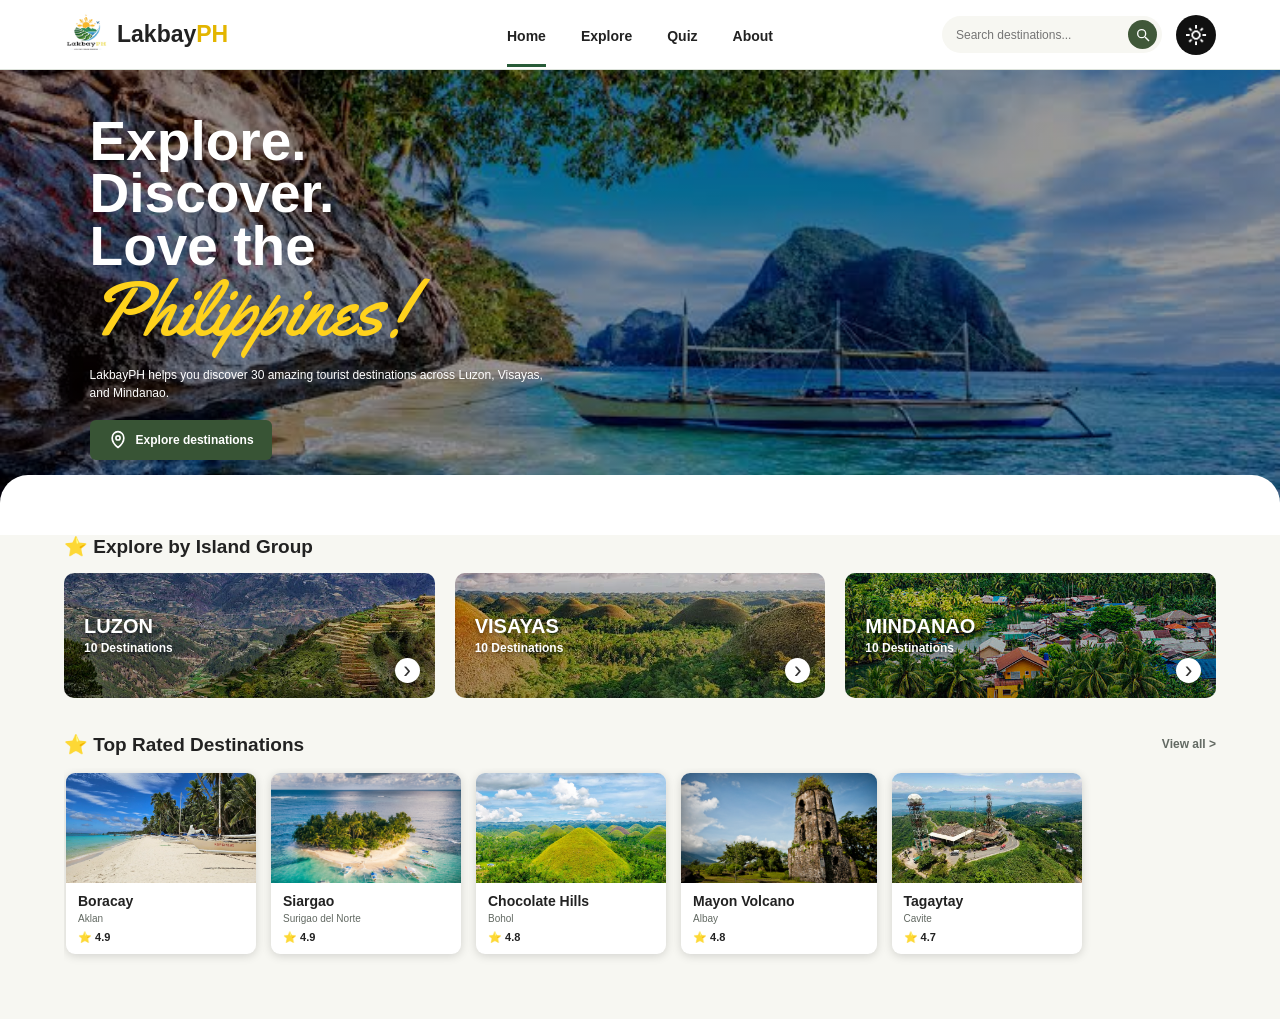
<file: index.html>
<!DOCTYPE html>
<html lang="en">
<head>
    <meta charset="UTF-8">
    <meta name="viewport" content="width=device-width, initial-scale=1.0">

    <title>LakbayPH</title>

    <link rel="stylesheet" href="index.css">
    <link rel="stylesheet" href="skeleton.css">
    <script src="skeleton.js"></script>

    <link rel="preconnect" href="https://fonts.googleapis.com">
    <link rel="preconnect" href="https://fonts.gstatic.com" crossorigin>

    <link href="https://fonts.googleapis.com/css2?family=Yellowtail&display=swap" rel="stylesheet">

    <link rel="icon" type="image/png" href="Logo.png">
<link rel="stylesheet" href="navbar.css"><script src="theme.js"></script></head>

<body>

    <!-- NAVIGATION BAR -->
    <nav class="navbar" aria-label="Main navigation"><a href="index.html" class="brand"><img src="Logo.png" alt="LakbayPH Logo"><div class="logo">Lakbay<span>PH</span></div></a><div class="navlink"><a href="index.html" class="active" aria-current="page">Home</a>
<a href="destination.html">Explore</a>
<a href="Quiz.html">Quiz</a>
<a href="about.html">About</a></div><div class="nav-controls"><form class="searchbar" id="homeSearch" role="search"><input name="search" type="search" aria-label="Search destinations" placeholder="Search destinations..."><button type="submit" class="searchbtn" aria-label="Search"><svg width="16" height="16" viewBox="0 0 24 24" fill="none" stroke="currentColor" stroke-width="2" aria-hidden="true"><circle cx="10" cy="10" r="6"/><path d="m15 15 6 6"/></svg></button></form><button class="theme-toggle" type="button" aria-label="Switch to dark mode"><img src="dark.png" alt="" width="22" height="22"></button></div></nav>


    <!-- HERO SECTION -->
    <section class="hero">

        <div class="herocontent">

            <h1>
                Explore.<br>
                Discover.<br>
                Love the
                <span class="yellowtail-regular">Philippines!</span>
            </h1>

            <p class="subtitle">
                LakbayPH helps you discover 30 amazing tourist
                destinations across Luzon, Visayas, and Mindanao.
            </p>

            <div class="herobtn">

                <a href="destination.html" class="greenbtn">
                    <svg class="icon" viewBox="0 0 24 24" fill="none"
                        xmlns="http://www.w3.org/2000/svg">

                        <path
                            d="M12 21C12 21 19 15.5 19 9.5C19 5.36 15.87 2 12 2C8.13 2 5 5.36 5 9.5C5 15.5 12 21 12 21Z"
                            stroke="currentColor"
                            stroke-width="2"
                            stroke-linejoin="round"
                        />

                        <circle
                            cx="12"
                            cy="9.5"
                            r="2.5"
                            stroke="currentColor"
                            stroke-width="2"
                        />

                    </svg>

                    <span>Explore destinations</span>
                </a>

            </div>

        </div>

    </section>


    <!-- WHITE OVERLAP -->
    <div class="explore"></div>


    <!-- ISLAND GROUPS -->
    <section class="islandsection" id="destinations">

        <div class="sectiontitle">
            <h2>⭐ Explore by Island Group</h2>
        </div>

        <div class="islandgrid">

            <!-- LUZON -->
            <a class="islandcard luzon" href="destination.html?island=Luzon">

                <div class="cardoverlay">

                    <h3>LUZON</h3>

                    <p>10 Destinations</p>

                    <span class="arrow">›</span>

                </div></a>


            <!-- VISAYAS -->
            <a class="islandcard visayas" href="destination.html?island=Visayas">

                <div class="cardoverlay">

                    <h3>VISAYAS</h3>

                    <p>10 Destinations</p>

                    <span class="arrow">›</span>

                </div></a>


            <!-- MINDANAO -->
            <a class="islandcard mindanao" href="destination.html?island=Mindanao">

                <div class="cardoverlay">

                    <h3>MINDANAO</h3>

                    <p>10 Destinations</p>

                    <span class="arrow">›</span>

                </div></a>

        </div>

    </section>


    <!-- TOP RATED DESTINATIONS -->
    <section class="topratedcontainer">

        <div class="containerheader">

            <h2>⭐ Top Rated Destinations</h2>

            <a href="destination.html">View all &gt;</a>

        </div>


        <div class="topratedscard">

            <!-- BORACAY -->
            <a class="cards" href="destination-detail.html?id=boracay">

                <img src="ILS/Visayas/Boracay/Boracay1.webp" alt="Boracay" loading="lazy">

                <div class="pad">

                    <h3>Boracay</h3>

                    <p class="location">Aklan</p>

                    <p class="rating">⭐ 4.9</p>

                </div>

            </a>


            <!-- SIARGAO -->
            <a class="cards" href="destination-detail.html?id=siargao">

                <img src="ILS/Mindanao/Siargao/guyam-island-siargao-travel-guide-1-1.png" alt="Siargao" loading="lazy">

                <div class="pad">

                    <h3>Siargao</h3>

                    <p class="location">Surigao del Norte</p>

                    <p class="rating">⭐ 4.9</p>

                </div>

            </a>


            <!-- CHOCOLATE HILLS -->
            <a class="cards" href="destination-detail.html?id=chocolate-hills">

                <img src="ILS/Visayas/Chocolate Hills Bohol/Chocolate Hills1.webp" alt="Chocolate Hills" loading="lazy">

                <div class="pad">

                    <h3>Chocolate Hills</h3>

                    <p class="location">Bohol</p>

                    <p class="rating">⭐ 4.8</p>

                </div>

            </a>


            <!-- MAYON -->
            <a class="cards" href="destination-detail.html?id=mayon-volcano">

                <img src="ILS/Luzon/Mayon Volcano Albay/Cagsawa Ruins1.jpg" alt="Mayon Volcano" loading="lazy">

                <div class="pad">

                    <h3>Mayon Volcano</h3>

                    <p class="location">Albay</p>

                    <p class="rating">⭐ 4.8</p>

                </div>

            </a>


            <!-- TAGAYTAY -->
            <a class="cards" href="destination-detail.html?id=tagaytay">

                <img src="ILS/Luzon/Tagaytay/Tagaytay1.jpg" alt="Tagaytay" loading="lazy">

                <div class="pad">

                    <h3>Tagaytay</h3>

                    <p class="location">Cavite</p>

                    <p class="rating">⭐ 4.7</p>

                </div>

            </a>

        </div>

    </section>

<script src="index.js"></script></body>
</html>
</file>
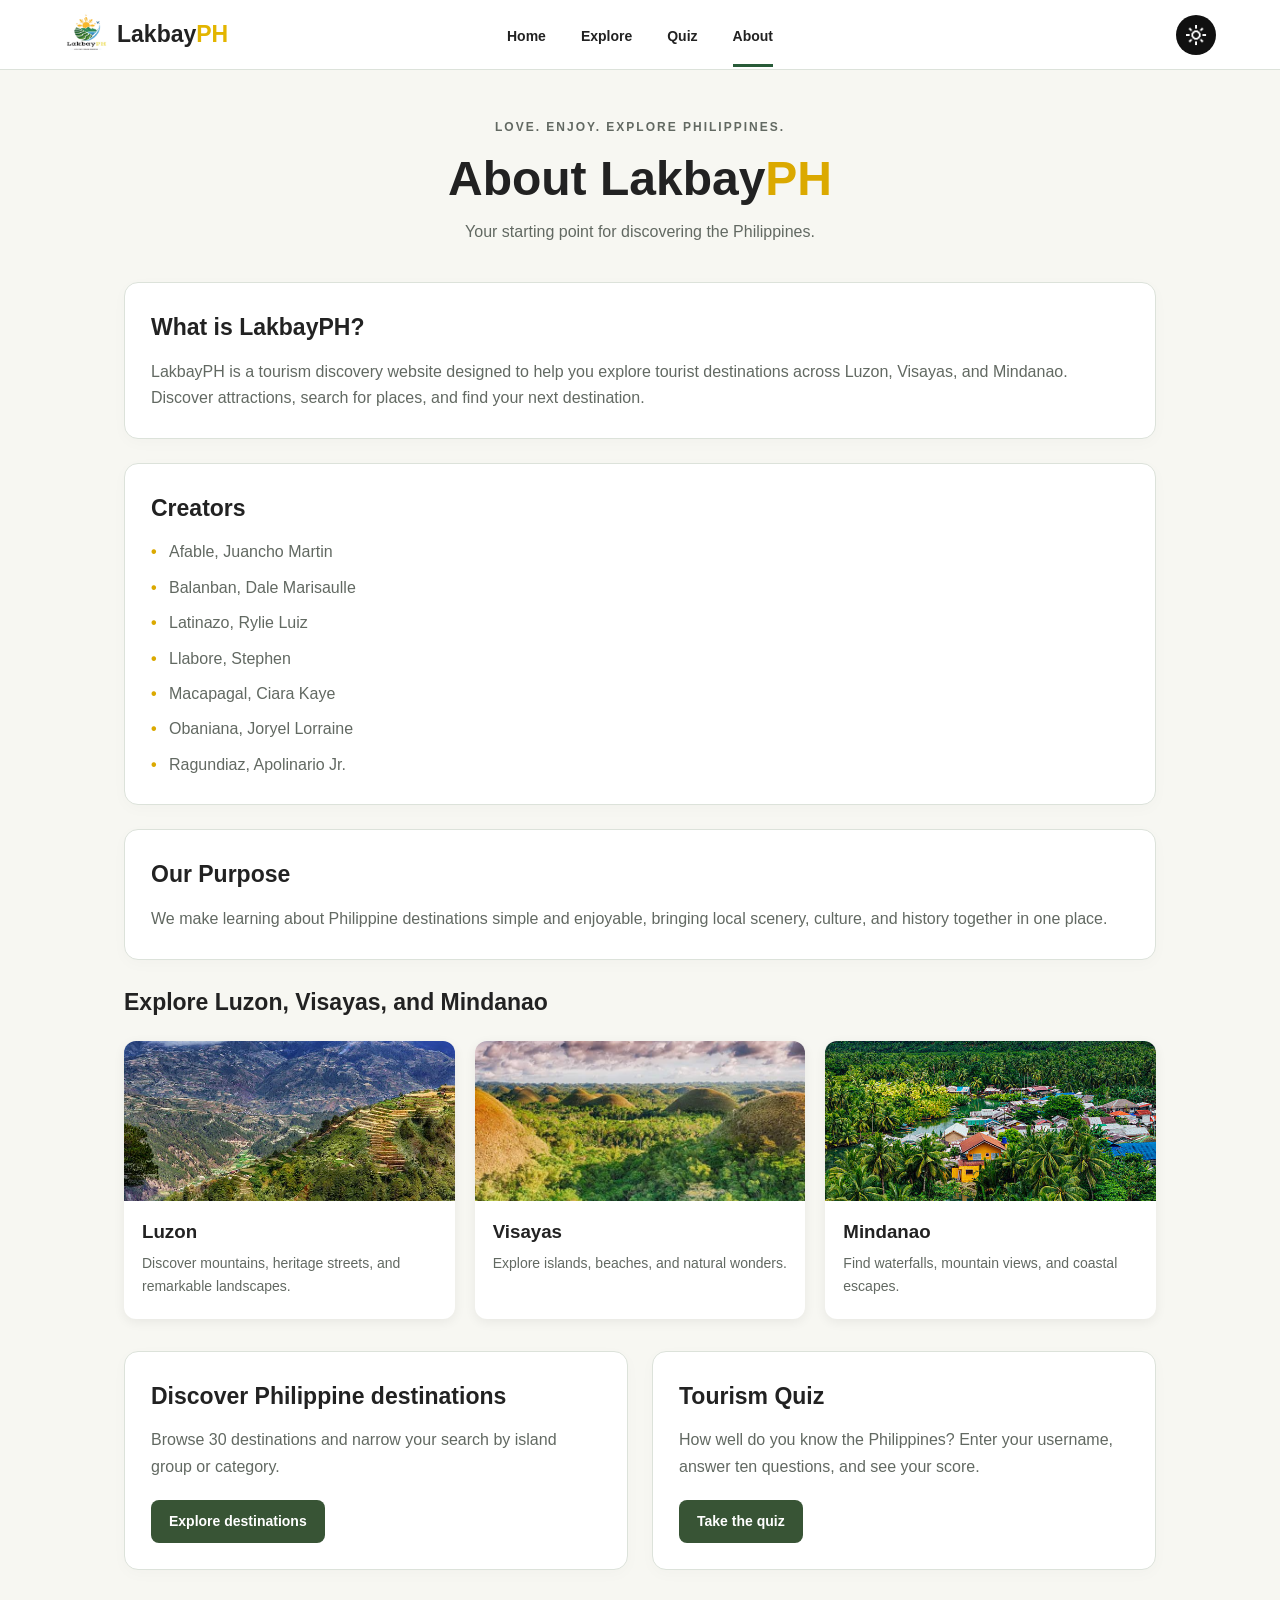
<file: about.html>
<!DOCTYPE html>
<html lang="en">

<head>
  <meta charset="UTF-8">
  <meta name="viewport" content="width=device-width, initial-scale=1.0">
  <title>LakbayPH | About</title>
  <link rel="icon" type="image/png" href="Logo.png">
  <link rel="stylesheet" href="about.css">
  <link rel="stylesheet" href="skeleton.css">
  <script src="skeleton.js"></script>
  <link rel="stylesheet" href="navbar.css">
  <script src="theme.js"></script>
</head>

<body>
  <nav class="navbar" aria-label="Main navigation"><a href="index.html" class="brand"><img src="Logo.png"
        alt="LakbayPH Logo">
      <div class="logo">Lakbay<span>PH</span></div>
    </a>
    <div class="navlink"><a href="index.html">Home</a>
      <a href="destination.html">Explore</a>
      <a href="Quiz.html">Quiz</a>
      <a href="about.html" class="active" aria-current="page">About</a>
    </div>
    <div class="nav-controls"><button class="theme-toggle" type="button" aria-label="Switch to dark mode"><img
          src="dark.png" alt="" width="22" height="22"></button></div>
  </nav>
  <main class="about-content">
    <header class="about-intro">
      <p class="eyebrow">LOVE. ENJOY. EXPLORE PHILIPPINES.</p>
      <h1>About Lakbay<span>PH</span></h1>
      <p>Your starting point for discovering the Philippines.</p>
    </header>
    <section class="about-panel">
      <h2>What is LakbayPH?</h2>
      <p>LakbayPH is a tourism discovery website designed to help you explore tourist destinations across Luzon,
        Visayas, and Mindanao. Discover attractions, search for places, and find your next destination.</p>
    </section>
    <section class="about-panel creators-panel">
      <h2>Creators</h2>
      <ul class="creators-list">
        <li>Afable, Juancho Martin</li>
        <li>Balanban, Dale Marisaulle</li>
        <li>Latinazo, Rylie Luiz</li>
        <li>Llabore, Stephen</li>
        <li>Macapagal, Ciara Kaye</li>
        <li>Obaniana, Joryel Lorraine</li>
        <li>Ragundiaz, Apolinario Jr.</li>
        <!-- Add more creator names below, one <li> per line, in alphabetical order. -->
      </ul>
    </section>
    <section class="about-panel">
      <h2>Our Purpose</h2>
      <p>We make learning about Philippine destinations simple and enjoyable, bringing local scenery, culture, and
        history together in one place.</p>
    </section>
    <section>
      <h2>Explore Luzon, Visayas, and Mindanao</h2>
      <div class="about-islands">
        <a href="destination.html?island=Luzon"><img src="luzon.jpg" alt="Scenery in Luzon" loading="lazy">
          <h3>Luzon</h3>
          <p>Discover mountains, heritage streets, and remarkable landscapes.</p>
        </a>
        <a href="destination.html?island=Visayas"><img src="Visayas.jpg" alt="Scenery in Visayas" loading="lazy">
          <h3>Visayas</h3>
          <p>Explore islands, beaches, and natural wonders.</p>
        </a>
        <a href="destination.html?island=Mindanao"><img src="Mindanao.jpg" alt="Scenery in Mindanao" loading="lazy">
          <h3>Mindanao</h3>
          <p>Find waterfalls, mountain views, and coastal escapes.</p>
        </a>
      </div>
    </section>
    <div class="about-actions">
      <section class="about-panel">
        <h2>Discover Philippine destinations</h2>
        <p>Browse 30 destinations and narrow your search by island group or category.</p><a class="about-button"
          href="destination.html">Explore destinations</a>
      </section>
      <section class="about-panel">
        <h2>Tourism Quiz</h2>
        <p>How well do you know the Philippines? Enter your username, answer ten questions, and see your score.</p><a
          class="about-button" href="Quiz.html">Take the quiz</a>
      </section>
    </div>
  </main>
</body>

</html>
</file>
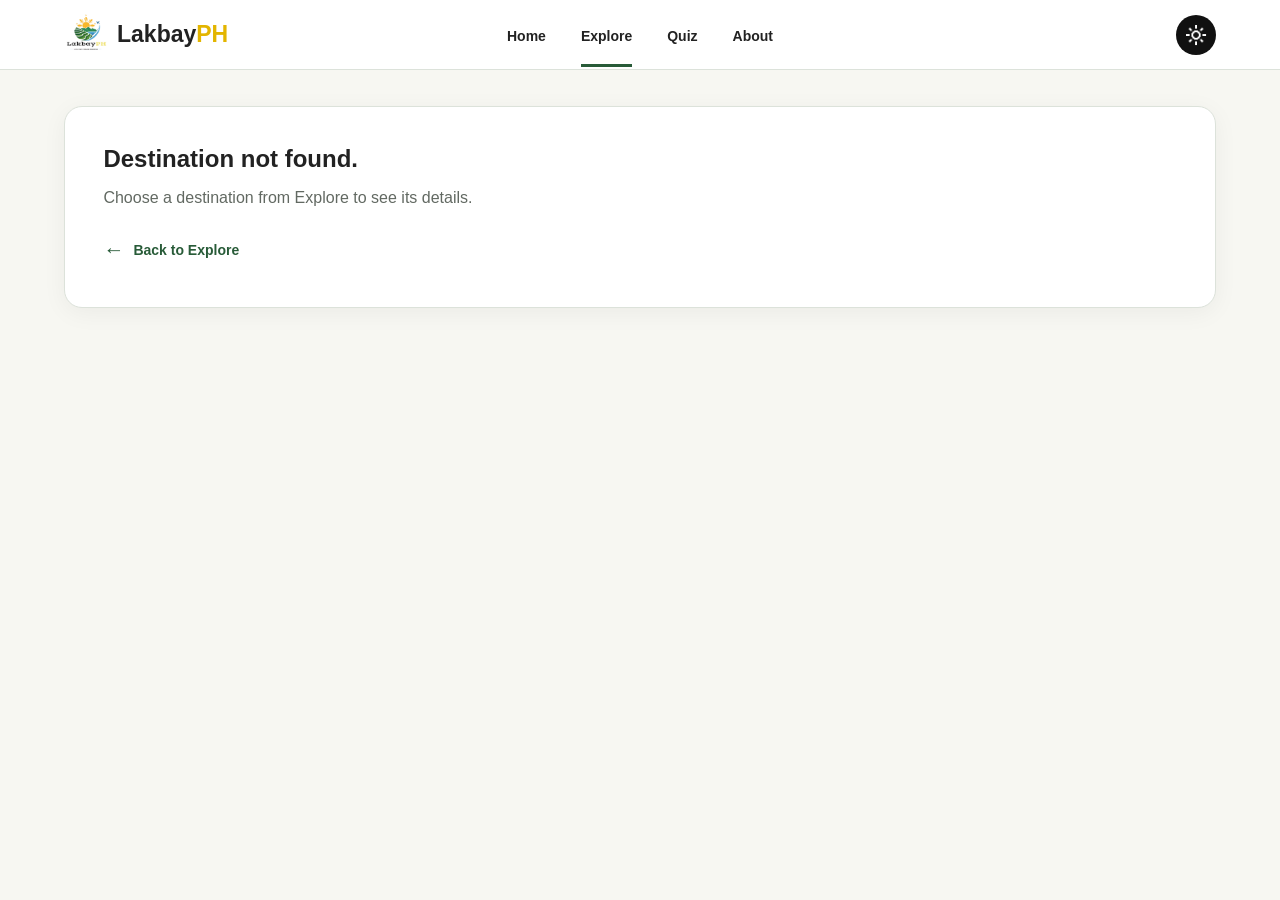
<file: destination-detail.html>
<!DOCTYPE html>
<html lang="en">
<head>
  <meta charset="UTF-8">
  <meta name="viewport" content="width=device-width, initial-scale=1.0">
  <title>Destination Details | LakbayPH</title>
  <link rel="icon" type="image/png" href="Logo.png">
  <link rel="stylesheet" href="destination-detail.css">
  <link rel="stylesheet" href="skeleton.css">
  <script src="skeleton.js"></script>
  <link rel="stylesheet" href="navbar.css">
  <script src="theme.js"></script>
  <script src="destinations.js" defer></script>
  <script src="firebase-config.js" defer></script>
  <script src="destination-detail.js" defer></script>
</head>
<body>
  <nav class="navbar" aria-label="Main navigation"><a href="index.html" class="brand"><img src="Logo.png" alt="LakbayPH Logo"><div class="logo">Lakbay<span>PH</span></div></a><div class="navlink"><a href="index.html">Home</a>
<a href="destination.html" class="active" aria-current="page">Explore</a>
<a href="Quiz.html">Quiz</a>
<a href="about.html">About</a></div><div class="nav-controls"><button class="theme-toggle" type="button" aria-label="Switch to dark mode"><img src="dark.png" alt="" width="22" height="22"></button></div></nav>

  <main class="detail-shell">
    <article class="detail-card" id="destinationDetail" hidden>
      <a class="back-link" data-back-link href="destination.html"><span aria-hidden="true">←</span> Back to Explore</a>
      <div class="detail-top">
        <section class="destination-info" aria-labelledby="destinationName">
          <h1 id="destinationName"></h1>
          <p class="detail-location" id="destinationLocation"></p>
          <span class="island-badge" id="destinationIsland"></span>
          <p class="detail-summary-rating"><span class="gold-star" aria-hidden="true">★</span> <span id="destinationRating"></span></p>
          <p class="review-count" id="destinationReviews"></p>
          <p class="detail-description" id="destinationDescription"></p>
        </section>

        <figure class="destination-photo">
          <img id="destinationImage" alt="" fetchpriority="high">
          <figcaption id="destinationCaption"></figcaption>
        </figure>

        <aside class="rating-panel" aria-labelledby="ratingHeading">
          <h2 id="ratingHeading">User Rating</h2>
          <p class="rating-score" id="ratingScore"></p>
          <div class="rating-stars" id="ratingStars" role="img">
            <span aria-hidden="true">★★★★★</span><span class="rating-stars-filled" id="ratingStarsFilled" aria-hidden="true">★★★★★</span>
          </div>
          <p class="review-count" id="ratingReviews"></p>
          <div class="rating-breakdown" id="ratingBreakdown" aria-label="Rating breakdown" hidden></div>
          <button class="rate-button" id="openRatingModal" type="button"><span aria-hidden="true">★</span> Rate this place</button>
        </aside>
      </div>

      <div class="detail-bottom">
        <section aria-labelledby="attractionsHeading">
          <h2 id="attractionsHeading">Notable Attractions</h2>
          <ul class="attractions-list" id="destinationAttractions"></ul>
        </section>
        <section class="significance-section" aria-labelledby="significanceTitle">
          <h2 id="significanceTitle"></h2>
          <p id="destinationSignificance"></p>
          <a class="destination-source" id="destinationSource" hidden>Learn more about this destination ↗</a>
        </section>
      </div>

      <section class="community-reviews" aria-labelledby="communityReviewsHeading">
        <div class="community-reviews-heading">
          <h2 id="communityReviewsHeading">Community Reviews</h2>
          <p id="communityReviewSummary">No community ratings yet.</p>
        </div>
        <div class="community-review-list" id="communityReviewList">
          <p class="empty-reviews">Be the first to rate this destination.</p>
        </div>
      </section>
    </article>

    <section class="detail-card not-found" id="destinationNotFound" hidden>
      <h1>Destination not found.</h1>
      <p>Choose a destination from Explore to see its details.</p>
      <a class="back-link" data-back-link href="destination.html"><span aria-hidden="true">←</span> Back to Explore</a>
    </section>
    <noscript><p>Enable JavaScript to view destination details, or <a href="destination.html">return to Explore</a>.</p></noscript>
  </main>

  <dialog class="rating-modal" id="ratingModal" aria-labelledby="ratingModalTitle">
    <form class="rating-form" id="ratingForm" novalidate>
      <button class="modal-close" id="closeRatingModal" type="button" aria-label="Close rating window">×</button>

      <section class="rating-step" data-rating-step="1">
        <p class="rating-step-label">Step 1 of 3</p>
        <h2 id="ratingModalTitle">What is your full name?</h2>
        <p class="rating-step-copy">Your name will appear with your public rating.</p>
        <label class="field-label" for="reviewerName">Full name</label>
        <input id="reviewerName" name="fullName" type="text" maxlength="100" autocomplete="name" required placeholder="Enter your full name">
        <p class="rating-form-error" id="nameRatingError" role="alert"></p>
        <div class="rating-modal-actions end"><button class="rating-next-button" type="button" data-next-rating-step>Next</button></div>
      </section>

      <section class="rating-step" data-rating-step="2" hidden>
        <p class="rating-step-label">Step 2 of 3</p>
        <h2>How many stars would you give?</h2>
        <p class="rating-step-copy">Choose a full or half-star rating.</p>
        <div class="interactive-stars" id="interactiveStars" role="radiogroup" aria-label="Choose a rating from half a star to five stars">
          <span class="interactive-stars-base" aria-hidden="true">★★★★★</span>
          <span class="interactive-stars-fill" id="interactiveStarsFill" aria-hidden="true">★★★★★</span>
          <div class="star-hitboxes" id="starHitboxes"></div>
        </div>
        <output class="selected-rating" id="selectedRating" aria-live="polite">Select a rating</output>
        <p class="rating-form-error" id="starRatingError" role="alert"></p>
        <div class="rating-modal-actions"><button class="rating-back-button" type="button" data-previous-rating-step>Back</button><button class="rating-next-button" type="button" data-next-rating-step>Next</button></div>
      </section>

      <section class="rating-step" data-rating-step="3" hidden>
        <p class="rating-step-label">Step 3 of 3</p>
        <h2>Share your experience</h2>
        <p class="rating-step-copy">Your description is optional and will be visible to everyone.</p>
        <label class="field-label" for="reviewDescription">Description <span>(optional)</span></label>
        <textarea id="reviewDescription" name="description" maxlength="500" rows="5" placeholder="What did you enjoy about this destination?"></textarea>
        <div class="description-count"><span id="descriptionCount">0</span>/500</div>
        <p class="rating-form-error" id="ratingSaveError" role="alert"></p>
        <div class="rating-modal-actions"><button class="rating-back-button" type="button" data-previous-rating-step>Back</button><button class="rating-next-button" id="submitRating" type="submit">Done</button></div>
      </section>
    </form>
  </dialog>
</body>
</html>
</file>
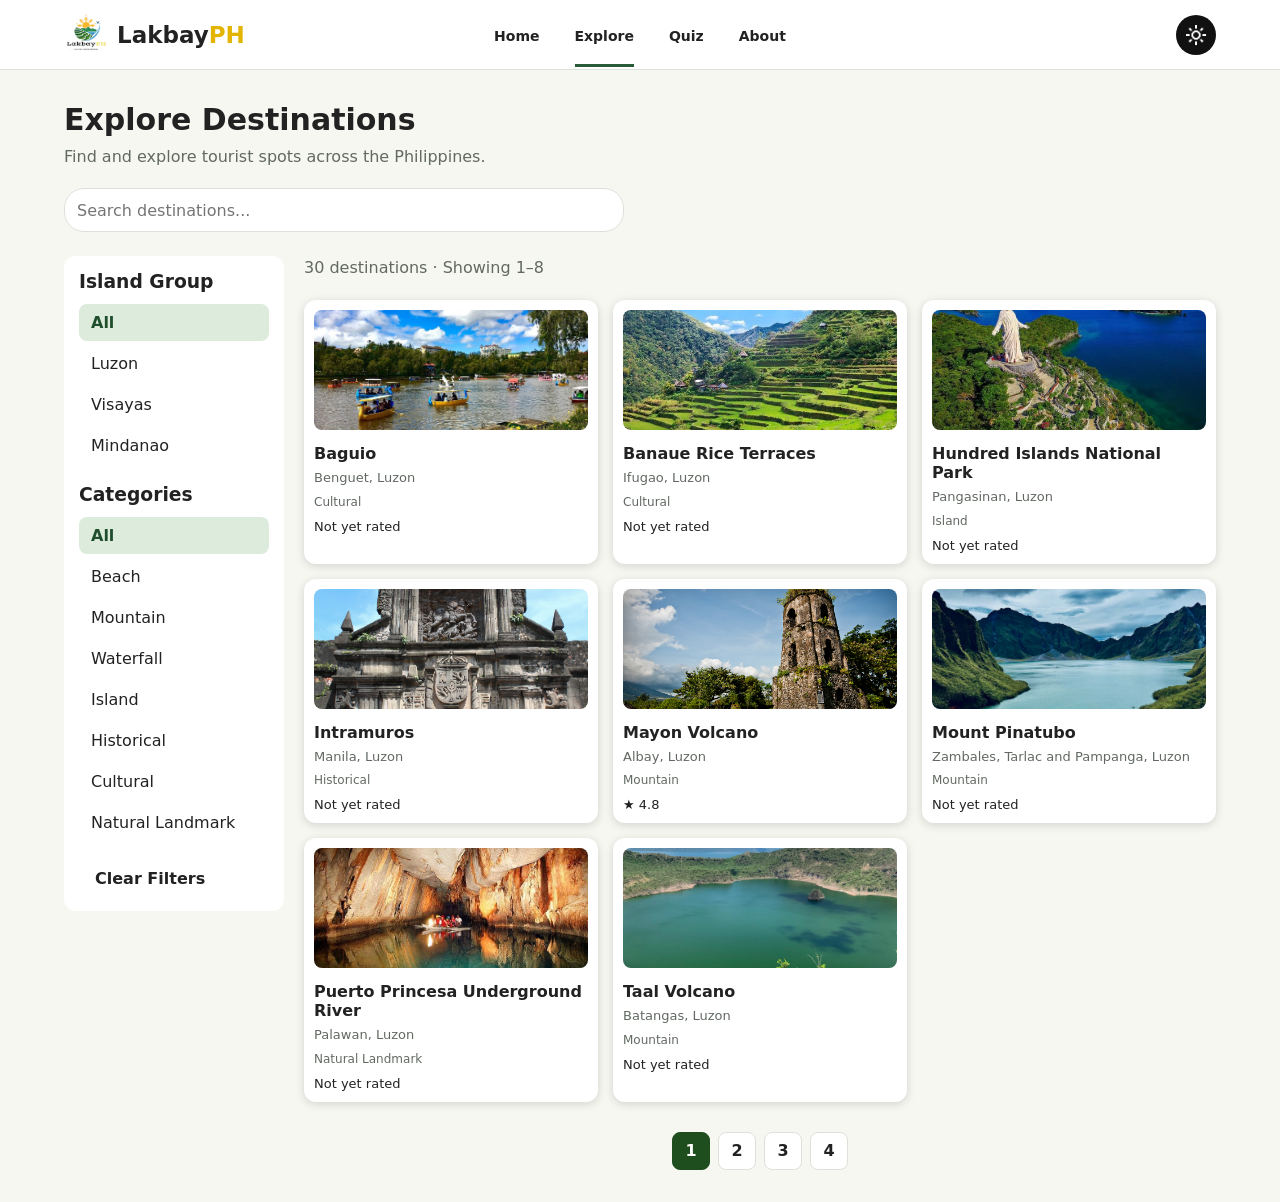
<file: destination.html>
<!DOCTYPE html>
<html lang="en">
    <head>
        <meta charset="UTF-8">
        <meta name="viewport" content="width=device-width, initial-scale=1.0">
        <title>LakbayPH | Destinations</title>
        <link rel="stylesheet" href="destination.css">
        <link rel="stylesheet" href="skeleton.css">
        <script src="skeleton.js"></script>
        <link rel="icon" type="image/png" href="Logo.png">
    <link rel="stylesheet" href="navbar.css"><script src="theme.js"></script></head>
    <body>

        <nav class="navbar" aria-label="Main navigation"><a href="index.html" class="brand"><img src="Logo.png" alt="LakbayPH Logo"><div class="logo">Lakbay<span>PH</span></div></a><div class="navlink"><a href="index.html">Home</a>
<a href="destination.html" class="active" aria-current="page">Explore</a>
<a href="Quiz.html">Quiz</a>
<a href="about.html">About</a></div><div class="nav-controls"><button class="theme-toggle" type="button" aria-label="Switch to dark mode"><img src="dark.png" alt="" width="22" height="22"></button></div></nav>
    <!-- CONTENT GRID -->
        <main class="content">
  <h1>Explore Destinations</h1>
  <p class="intro">Find and explore tourist spots across the Philippines.</p>
  <div class="search-bar" role="search">
    <input id="destinationSearch" type="search" placeholder="Search destinations..." aria-label="Search destinations">
  </div>
  <div class="main-container">
    <aside class="sidebar" aria-label="Destination filters">
      <h3>Island Group</h3><ul class="filter-list" id="islandFilters"></ul>
      <h3>Categories</h3><ul class="filter-list" id="categoryFilters"></ul>
      <button type="button" class="clear-btn" id="clearFilters">Clear Filters</button>
    </aside>
    <section class="results" aria-label="Destinations">
      <p id="resultCount" role="status" aria-live="polite"></p>
      <div class="cards-grid" id="destinationCards"></div>
      <nav class="pages" id="pagination" aria-label="Destination pages"></nav>
    </section>
  </div>
  <noscript>Please enable JavaScript to search and filter the destination catalog.</noscript>
</main>
    <script src="destinations.js"></script><script src="destination.js"></script></body>
</html>
</file>
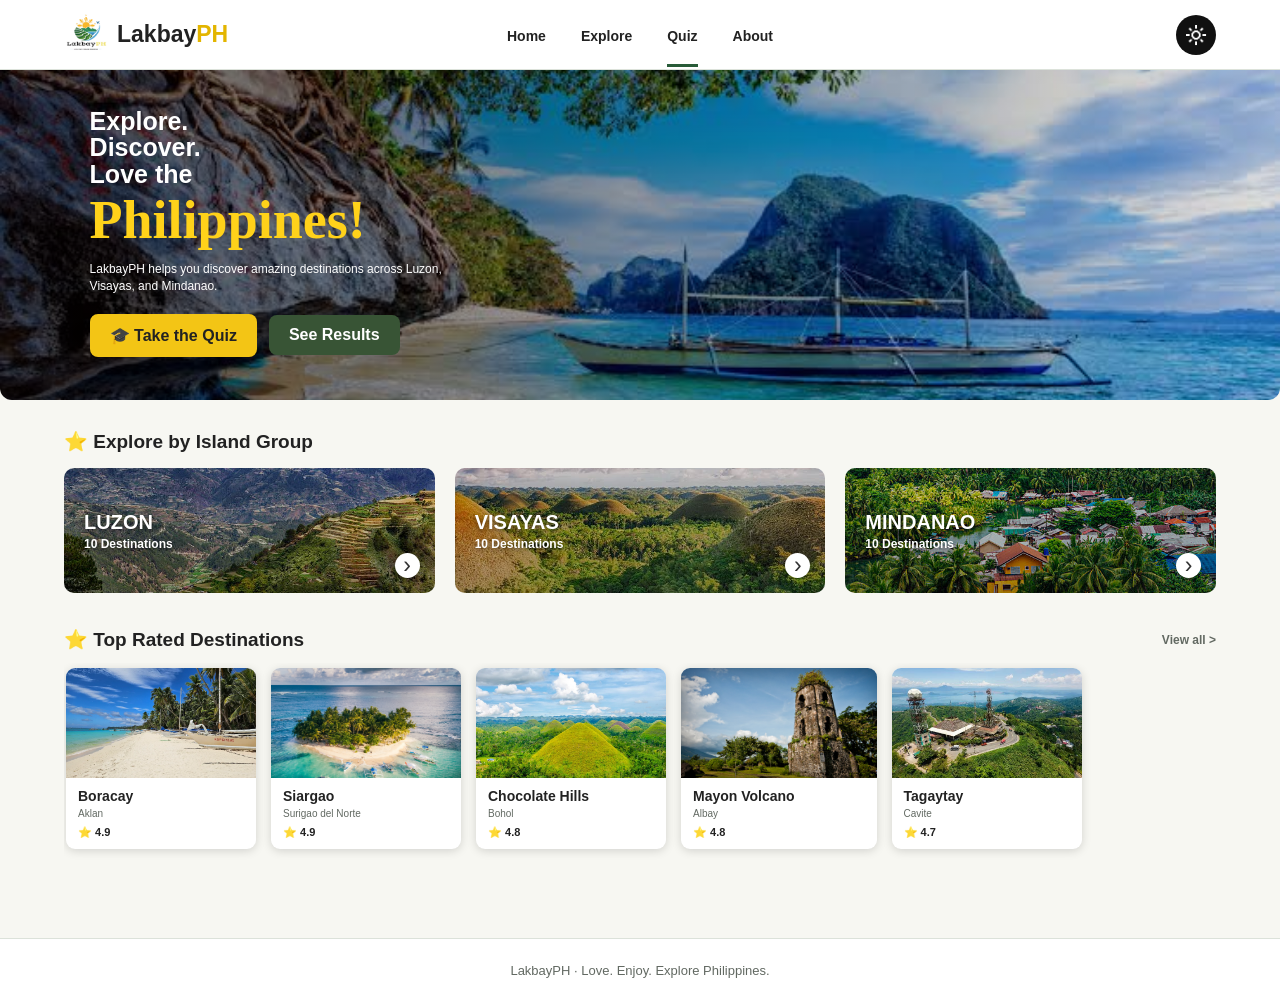
<file: Quiz.html>
<!DOCTYPE html>
<html lang="en">
<head>
  <meta charset="UTF-8">
  <meta name="viewport" content="width=device-width, initial-scale=1.0">
  <title>LakbayPH | Quiz</title>
  <link rel="stylesheet" href="Quiz.css">
  <link rel="stylesheet" href="skeleton.css">
  <script src="skeleton.js"></script>
  <link rel="stylesheet" href="tourism-cards.css">
<link rel="icon" type="image/png" href="Logo.png"><link rel="stylesheet" href="navbar.css"><script src="theme.js"></script></head>
<body>

  <nav class="navbar" aria-label="Main navigation"><a href="index.html" class="brand"><img src="Logo.png" alt="LakbayPH Logo"><div class="logo">Lakbay<span>PH</span></div></a><div class="navlink"><a href="index.html">Home</a>
<a href="destination.html">Explore</a>
<a href="Quiz.html" class="active" aria-current="page">Quiz</a>
<a href="about.html">About</a></div><div class="nav-controls"><button class="theme-toggle" type="button" aria-label="Switch to dark mode"><img src="dark.png" alt="" width="22" height="22"></button></div></nav>

  <!-- Home screen -->
  <main id="homeScreen" class="screen home-screen">
    <section class="hero">
      <div class="hero-overlay">
        <h2>Explore.<br>Discover.<br>Love the</h2>
        <h1>Philippines!</h1>
        <p>LakbayPH helps you discover amazing destinations across Luzon,<br>Visayas, and Mindanao.</p>
        <div class="hero-actions">
          <button type="button" class="primary-btn" id="homeQuizBtn">🎓 Take the Quiz</button>
          <button type="button" class="see-results-btn" id="homeSeeResultsBtn" aria-haspopup="dialog">See Results</button>
        </div>
      </div>
    </section>
  </main>

  <!-- Username screen -->
  <main id="usernameScreen" class="screen centered-screen hidden">
    <div class="welcome-card">
      <div class="lightbulb">💡</div>
      <h1>Welcome, Let's take a quiz</h1>
      <p>Test your knowledge about the beautiful tourist spots of the Philippines!</p>

      <label for="username">Full Name</label>
      <input id="username" type="text" maxlength="100" placeholder="Enter your full name" autocomplete="off" aria-describedby="nameError" required>
      <p id="nameError" class="error" role="alert"></p>

      <button type="button" id="continueBtn" class="primary-btn">Continue →</button>
    </div>
  </main>

  <!-- Lets start screen -->
  <main id="startScreen" class="screen centered-screen hidden">
    <div class="start-card">
      <div class="start-icon">✈️</div>
      <h1>Let's start!</h1>
      <p>Good luck, <strong id="playerName"></strong>!</p>
      <button type="button" id="startQuizBtn" class="primary-btn">Start Quiz →</button>
    </div>
  </main>

  <!-- Quiz screen -->
  <main id="quizScreen" class="screen quiz-screen hidden">
    <section class="quiz-header">
      <div>
        <div class="quiz-title"><span>💡</span> Quiz Time!</div>
        <p>Test your knowledge about the Philippines!</p>
      </div>
      <div class="question-count" id="questionCount">Question 1 of 10</div>
    </section>

    <div class="quiz-layout">
      <section class="quiz-card">
        <div class="question-content">
          <img id="questionImage" alt="Tourist spot">
          <div class="question-area">
            <h2 id="questionText"></h2>
            <div id="answers" class="answers"></div>
          </div>
        </div>

        <div class="quiz-controls">
          <button type="button" id="previousBtn" class="secondary-btn">‹ Previous</button>
          <button type="button" id="nextBtn" class="next-btn">Next Question ›</button>
        </div>
      </section>

      <!-- Score is intentionally hidden during the quiz -->
      <aside id="scorePanel" class="score-panel hidden" aria-labelledby="finalResultTitle" tabindex="-1">
        <div class="trophy">🏆</div>
        <h3 id="finalResultTitle">Quiz Complete!</h3>
        <div class="result-label">Full Name</div>
        <div class="result-full-name" id="finalFullName"></div>
        <div class="result-label">Score</div>
        <div class="final-score" id="finalScore">0 / 10</div>
        <div class="result-percentage" id="finalPercentage">0%</div>
        <p id="scoreMessage"></p>
        <div class="score-stats">
          <div><span>Correct Answers</span><b id="correctAnswers">0</b></div>
          <div><span>Incorrect Answers</span><b id="incorrectAnswers">0</b></div>
          <div><span>Answered</span><b id="answeredQuestions">0 / 10</b></div>
        </div>
        <p class="save-status" id="saveStatus" role="status" aria-live="polite"></p>
        <div class="result-actions">
          <button type="button" id="retakeBtn" class="primary-btn">Take Quiz Again</button>
          <button type="button" class="see-results-btn" id="seeResultsBtn" aria-haspopup="dialog">See Results</button>
        </div>
      </aside>
    </div>
  </main>

  <dialog class="quiz-modal results-modal" id="resultsModal" aria-labelledby="resultsTitle">
    <div class="modal-content">
      <div class="modal-heading"><h2 id="resultsTitle">Quiz Results</h2><button type="button" class="modal-close" data-close-dialog="resultsModal" aria-label="Close quiz results">×</button></div>
      <div class="results-search" id="resultsSearchWrap" hidden>
        <label for="resultsSearch">Search quiz results</label>
        <input type="search" id="resultsSearch" placeholder="Search by name, score, or date" autocomplete="off">
        <p class="results-search-count" id="resultsSearchCount" aria-live="polite"></p>
      </div>
      <p id="resultsStatus" role="status" aria-live="polite">Loading results...</p>
      <div class="results-table-wrap" id="resultsTableWrap" hidden>
        <table class="results-table"><caption class="visually-hidden">Completed quiz attempts, newest first</caption><thead><tr><th scope="col">Full Name</th><th scope="col">Score</th><th scope="col">Percentage</th><th scope="col">Date Completed</th></tr></thead><tbody id="resultsRows"></tbody></table>
      </div>
      <div class="modal-actions"><button type="button" class="secondary-btn" data-close-dialog="resultsModal">Close</button></div>
    </div>
  </dialog>

  <div class="quiz-tourism">
<section class="islandsection" id="destinations">

        <div class="sectiontitle">
            <h2>⭐ Explore by Island Group</h2>
        </div>

        <div class="islandgrid">

            <!-- LUZON -->
            <a class="islandcard luzon" href="destination.html?island=Luzon">

                <div class="cardoverlay">

                    <h3>LUZON</h3>

                    <p>10 Destinations</p>

                    <span class="arrow">›</span>

                </div></a>


            <!-- VISAYAS -->
            <a class="islandcard visayas" href="destination.html?island=Visayas">

                <div class="cardoverlay">

                    <h3>VISAYAS</h3>

                    <p>10 Destinations</p>

                    <span class="arrow">›</span>

                </div></a>


            <!-- MINDANAO -->
            <a class="islandcard mindanao" href="destination.html?island=Mindanao">

                <div class="cardoverlay">

                    <h3>MINDANAO</h3>

                    <p>10 Destinations</p>

                    <span class="arrow">›</span>

                </div></a>

        </div>

    </section>


    <!-- TOP RATED DESTINATIONS -->
    <section class="topratedcontainer">

        <div class="containerheader">

            <h2>⭐ Top Rated Destinations</h2>

            <a href="destination.html">View all &gt;</a>

        </div>


        <div class="topratedscard">

            <!-- BORACAY -->
            <a class="cards" href="destination-detail.html?id=boracay">

                <img src="ILS/Visayas/Boracay/Boracay1.webp" alt="Boracay" loading="lazy">

                <div class="pad">

                    <h3>Boracay</h3>

                    <p class="location">Aklan</p>

                    <p class="rating">⭐ 4.9</p>

                </div>

            </a>


            <!-- SIARGAO -->
            <a class="cards" href="destination-detail.html?id=siargao">

                <img src="ILS/Mindanao/Siargao/guyam-island-siargao-travel-guide-1-1.png" alt="Siargao" loading="lazy">

                <div class="pad">

                    <h3>Siargao</h3>

                    <p class="location">Surigao del Norte</p>

                    <p class="rating">⭐ 4.9</p>

                </div>

            </a>


            <!-- CHOCOLATE HILLS -->
            <a class="cards" href="destination-detail.html?id=chocolate-hills">

                <img src="ILS/Visayas/Chocolate Hills Bohol/Chocolate Hills1.webp" alt="Chocolate Hills" loading="lazy">

                <div class="pad">

                    <h3>Chocolate Hills</h3>

                    <p class="location">Bohol</p>

                    <p class="rating">⭐ 4.8</p>

                </div>

            </a>


            <!-- MAYON -->
            <a class="cards" href="destination-detail.html?id=mayon-volcano">

                <img src="ILS/Luzon/Mayon Volcano Albay/Cagsawa Ruins1.jpg" alt="Mayon Volcano" loading="lazy">

                <div class="pad">

                    <h3>Mayon Volcano</h3>

                    <p class="location">Albay</p>

                    <p class="rating">⭐ 4.8</p>

                </div>

            </a>


            <!-- TAGAYTAY -->
            <a class="cards" href="destination-detail.html?id=tagaytay">

                <img src="ILS/Luzon/Tagaytay/Tagaytay1.jpg" alt="Tagaytay" loading="lazy">

                <div class="pad">

                    <h3>Tagaytay</h3>

                    <p class="location">Cavite</p>

                    <p class="rating">⭐ 4.7</p>

                </div>

            </a>

        </div>

    </section>
</div>
<footer class="site-footer">LakbayPH &middot; Love. Enjoy. Explore Philippines.</footer>

  <script src="destinations.js"></script><script src="firebase-config.js"></script><script src="Quiz.js"></script>
</body>
</html>
</file>
<file: index.css>
@import url("tourism-cards.css");

* {
    margin: 0;
    padding: 0;
    box-sizing: border-box;
}

html {
    scroll-behavior: smooth;
}

body {
    font-family: Arial, Helvetica, sans-serif;
    background: #ffffff;
    color: #222;
}


/* =========================
   NAVIGATION
========================= */

.navbar {
    height: 70px;

    display: flex;
    align-items: center;
    justify-content: space-between;

    padding: 0 5%;

    background: white;

    position: relative;
    z-index: 10;
}


/* LOGO */

.brand {
    display: flex;
    align-items: center;
    gap: 8px;
}

.brand img {
    width: 45px;
    height: 45px;
    object-fit: contain;
}

.logo {
    font-size: 23px;
    font-weight: 800;
    color: #222;
}

.logo span {
    color: #e3b500;
}


/* NAV LINKS */

.navlink {
    display: flex;
    align-items: center;
    gap: 35px;
}

.navlink a {
    text-decoration: none;

    color: #222;

    font-size: 14px;
    font-weight: 600;

    padding: 25px 0 20px;

    transition: 0.2s;
}

.navlink a:hover {
    color: #e0b500;
}

.navlink a.active {
    border-bottom: 3px solid #222;
}


/* SEARCH */

.searchbar {
    display: flex;
    align-items: center;

    width: 220px;

    background: #f5f5f5;

    border-radius: 20px;

    padding: 4px 5px 4px 14px;
}

.searchbar input {
    width: 100%;

    border: none;
    outline: none;

    background: transparent;

    font-size: 12px;
}

.searchbtn {
    width: 29px;
    height: 29px;

    border: none;
    border-radius: 50%;

    background: #55543c;

    color: white;

    cursor: pointer;
}


/* =========================
   HERO
========================= */

.hero {
    min-height: 370px;

    display: flex;
    align-items: center;

    padding: 45px 7%;

    color: white;

    background:
        linear-gradient(
            rgba(0, 0, 0, 0.40),
            rgba(0, 0, 0, 0.40)
        ),
        url("home.jpg");

    background-size: cover;
    background-position: center;
}

.herocontent {
    max-width: 600px;
}


/* HERO TITLE */

.herocontent h1 {
    font-size: 55px;
    line-height: 0.95;

    font-weight: 800;

    margin-bottom: 18px;
}

.yellowtail-regular {
    display: block;

    color: #ffd21c;

    font-family: "Yellowtail", cursive;

    font-size: 76px;

    font-weight: 400;

    line-height: 1;
}


/* HERO TEXT */

.subtitle {
    max-width: 470px;

    font-size: 12px;

    line-height: 1.5;

    margin-bottom: 18px;
}


/* HERO BUTTONS */

.herobtn {
    display: flex;

    align-items: center;

    gap: 12px;
}

.greenbtn,
.btnoutline {
    display: flex;

    align-items: center;

    gap: 8px;

    padding: 10px 18px;

    border-radius: 6px;

    text-decoration: none;

    font-size: 12px;

    font-weight: 700;

    transition: 0.2s;
}

.greenbtn {
    background: #55543c;

    color: white;
}

.btnoutline {
    background: white;

    color: #333;
}

.greenbtn:hover {
    background: #3f3e2c;
}

.btnoutline:hover {
    background: #eeeeee;
}

.icon {
    width: 20px;
    height: 20px;
}


/* =========================
   WHITE OVERLAP
========================= */

.explore {
    height: 60px;

    margin-top: -30px;

    position: relative;
    z-index: 2;

    background: white;

    border-radius: 28px 28px 0 0;
}


/* =========================
   ISLAND SECTION
========================= */

/* =========================
   RESPONSIVE
========================= */

@media (max-width: 900px) {

    .navbar {
        padding: 0 3%;
    }

    .navlink {
        gap: 18px;
    }

    .searchbar {
        width: 170px;
    }

    .hero {
        padding: 40px 5%;
    }

    .herocontent h1 {
        font-size: 48px;
    }

    .yellowtail-regular {
        font-size: 65px;
    }
}


@media (max-width: 700px) {

    .navbar {
        height: auto;

        padding: 12px 5%;

        flex-wrap: wrap;

        gap: 12px;
    }

    .navlink {
        order: 3;

        width: 100%;

        justify-content: center;

        gap: 25px;
    }

    .navlink a {
        padding: 8px 0;
    }

    .searchbar {
        width: 180px;
    }

    .hero {
        min-height: 430px;

        padding: 45px 7%;
    }

    .herocontent h1 {
        font-size: 43px;
    }

    .yellowtail-regular {
        font-size: 58px;
    }

    .herobtn {
        flex-direction: column;

        align-items: flex-start;
    }
}


@media (max-width: 450px) {

    .brand .logo {
        font-size: 20px;
    }

    .brand img {
        width: 38px;
        height: 38px;
    }

    .searchbar {
        width: 145px;
    }

    .hero {
        min-height: 450px;
    }

    .herocontent h1 {
        font-size: 38px;
    }

    .yellowtail-regular {
        font-size: 50px;
    }
}
</file>
<file: skeleton.css>
:root {
  --skeleton-bg: #f7f7f2;
  --skeleton-surface: #ffffff;
  --skeleton-base: #e4e7e1;
  --skeleton-shine: #f4f5f2;
  --skeleton-border: #dce2da;
}

[data-theme="dark"] {
  --skeleton-bg: #111713;
  --skeleton-surface: #19221b;
  --skeleton-base: #2c372f;
  --skeleton-shine: #3a473d;
  --skeleton-border: #364239;
}

html.skeleton-loading,
html.skeleton-loading body { overflow: hidden; }
html.skeleton-loading body > :not(.skeleton-loader) { visibility: hidden; }

.skeleton-loader {
  position: fixed;
  inset: 0;
  z-index: 10000;
  overflow: auto;
  background: var(--skeleton-bg);
  color: transparent;
  opacity: 1;
  transition: opacity .22s ease;
}
.skeleton-loader.is-leaving { opacity: 0; pointer-events: none; }
.skeleton-wrap { width: min(100%, 1500px); margin: 0 auto; }
.skeleton-nav {
  height: 70px;
  padding: 0 5%;
  display: grid;
  grid-template-columns: 1fr auto 1fr;
  align-items: center;
  gap: 24px;
  background: var(--skeleton-surface);
  border-bottom: 1px solid var(--skeleton-border);
}
.skeleton-brand, .skeleton-links, .skeleton-controls, .skeleton-row { display: flex; align-items: center; }
.skeleton-brand { gap: 9px; }
.skeleton-links { gap: 28px; justify-content: center; }
.skeleton-controls { gap: 12px; justify-content: flex-end; }
.sk {
  display: block;
  background: linear-gradient(90deg, var(--skeleton-base) 25%, var(--skeleton-shine) 45%, var(--skeleton-base) 65%);
  background-size: 300% 100%;
  animation: skeleton-shimmer 1.35s ease-in-out infinite;
}
.sk-circle { border-radius: 50%; }
.sk-round { border-radius: 10px; }
.sk-pill { border-radius: 999px; }
.sk-logo { width: 44px; height: 44px; }
.sk-brand-name { width: 120px; height: 22px; }
.sk-nav-link { width: 55px; height: 12px; }
.sk-theme { width: 40px; height: 40px; }
.sk-search { width: 210px; height: 36px; }
.skeleton-main { padding: 34px 5% 60px; }
.sk-line { height: 13px; margin-bottom: 12px; }
.sk-title { height: 30px; width: min(330px, 75%); margin-bottom: 14px; }
.sk-subtitle { width: min(480px, 90%); }
.sk-section-title { width: 230px; height: 20px; margin-bottom: 16px; }
.skeleton-section { margin-top: 30px; }
.skeleton-grid { display: grid; gap: 18px; }
.skeleton-grid.three { grid-template-columns: repeat(3, 1fr); }
.skeleton-grid.four { grid-template-columns: repeat(4, 1fr); }
.skeleton-grid.five { grid-template-columns: repeat(5, minmax(150px, 1fr)); }
.sk-card { min-height: 126px; border-radius: 11px; }
.sk-destination-card { min-width: 0; background: var(--skeleton-surface); border: 1px solid var(--skeleton-border); border-radius: 11px; padding: 10px; }
.sk-card-image { width: 100%; height: 120px; border-radius: 8px; margin-bottom: 12px; }
.sk-card-text { width: 70%; height: 13px; margin-bottom: 9px; }
.sk-card-text.short { width: 45%; height: 10px; }

.skeleton-hero { min-height: 370px; padding: 50px 7%; display: flex; align-items: center; }
.skeleton-hero-copy { width: min(520px, 100%); }
.skeleton-hero .sk-title { width: 330px; height: 48px; margin-bottom: 12px; }
.skeleton-hero .sk-title.short { width: 260px; }
.skeleton-hero .sk-line { width: 440px; max-width: 90%; }
.sk-button { width: 170px; height: 40px; margin-top: 22px; border-radius: 7px; }

.skeleton-catalog-head { margin-bottom: 24px; }
.sk-page-search { width: min(560px, 100%); height: 44px; margin-top: 22px; }
.skeleton-catalog-layout { display: grid; grid-template-columns: 220px 1fr; gap: 20px; align-items: start; }
.skeleton-sidebar { height: 390px; padding: 16px; border-radius: 12px; background: var(--skeleton-surface); }
.skeleton-sidebar .sk-line { width: 82%; margin-bottom: 17px; }
.skeleton-results .sk-line { width: 180px; }

.skeleton-about-head { text-align: center; display: grid; justify-items: center; margin-bottom: 34px; }
.skeleton-about-head .sk-line { width: min(440px, 85%); }
.skeleton-panel { height: 130px; padding: 25px; border-radius: 14px; background: var(--skeleton-surface); border: 1px solid var(--skeleton-border); margin-bottom: 24px; }
.skeleton-panel .sk-line { width: 75%; }
.skeleton-panel .sk-line.short { width: 35%; height: 20px; }

.skeleton-detail-card { padding: 38px; border-radius: 18px; background: var(--skeleton-surface); border: 1px solid var(--skeleton-border); }
.skeleton-detail-top { display: grid; grid-template-columns: 1fr 1.65fr .75fr; gap: 30px; margin-top: 30px; }
.skeleton-detail-image { aspect-ratio: 4 / 3; min-height: 310px; border-radius: 12px; }
.skeleton-rating { border-left: 1px solid var(--skeleton-border); padding-left: 22px; }
.skeleton-rating .sk-line { width: 85%; }
.skeleton-detail-bottom { display: grid; grid-template-columns: 1fr 2.4fr; gap: 30px; border-top: 1px solid var(--skeleton-border); margin-top: 34px; padding-top: 30px; }

@keyframes skeleton-shimmer { from { background-position: 100% 0; } to { background-position: -100% 0; } }

@media (max-width: 900px) {
  .skeleton-grid.five { grid-template-columns: repeat(3, 1fr); }
  .skeleton-grid.four { grid-template-columns: repeat(2, 1fr); }
  .skeleton-detail-top { grid-template-columns: 1fr 1.4fr; }
  .skeleton-rating { grid-column: 1 / -1; border-left: 0; border-top: 1px solid var(--skeleton-border); padding: 24px 0 0; }
}
@media (max-width: 700px) {
  .skeleton-nav { height: 114px; grid-template-columns: 1fr auto; padding: 10px 5%; }
  .skeleton-links { grid-column: 1 / -1; grid-row: 2; gap: 20px; }
  .skeleton-controls { grid-column: 2; grid-row: 1; }
  .sk-search { display: none; }
  .skeleton-main { padding: 25px 5% 42px; }
  .skeleton-hero { min-height: 430px; padding: 45px 7%; }
  .skeleton-grid.three, .skeleton-grid.four { grid-template-columns: 1fr; }
  .skeleton-grid.five { display: flex; overflow: hidden; }
  .skeleton-grid.five .sk-destination-card { flex: 0 0 190px; }
  .skeleton-catalog-layout { grid-template-columns: 1fr; }
  .skeleton-sidebar { height: 235px; }
  .skeleton-detail-top, .skeleton-detail-bottom { grid-template-columns: 1fr; }
  .skeleton-detail-image { min-height: 0; }
  .skeleton-rating { grid-column: auto; }
  .skeleton-detail-card { padding: 22px; }
}
@media (prefers-reduced-motion: reduce) {
  .sk { animation: none; }
  .skeleton-loader { transition: none; }
}
</file>
<file: navbar.css>
:root {
  color-scheme: light;
  --bg: #f7f7f2; --surface: #fff; --text: #222; --muted: #626962;
  --border: #dce2da; --primary: #285b38; --selected: #dcebdc; --selected-text: #204e2c;
}
[data-theme="dark"] {
  color-scheme: dark;
  --bg: #111713; --surface: #19221b; --text: #f5f5f0; --muted: #b7beb8;
  --border: #364239; --primary: #8bcea0; --selected: #2d4833; --selected-text: #d3f3dc;
}
body { padding: 0; background: var(--bg); color: var(--text); font-family: Arial, Helvetica, sans-serif; }
body, .navbar, input, button, .card, .cards, .sidebar, .score-panel {
  transition: background-color .2s ease, color .2s ease, border-color .2s ease;
}
button, input { font: inherit; }
button, a { -webkit-tap-highlight-color: transparent; }
a:focus-visible, button:focus-visible, input:focus-visible { outline: 3px solid #d7a900; outline-offset: 4px; }
.navbar {
  min-height: 70px; height: auto; padding: 0 5%; display: grid;
  grid-template-columns: 1fr auto 1fr; align-items: center; gap: 24px;
  background: var(--surface); border-bottom: 1px solid var(--border); position: relative; z-index: 10;
}
.navbar .brand { display: flex; align-items: center; gap: 8px; text-decoration: none; width: fit-content; }
.navbar .brand img { width: 45px; height: 45px; object-fit: contain; }
.navbar .logo { font-size: 23px; font-weight: 800; color: var(--text); }
.navbar .logo span { color: #e3b500; }
.navbar .navlink { display: flex; gap: 35px; align-items: center; width: auto; order: initial; }
.navbar .navlink a { color: var(--text); text-decoration: none; font-size: 14px; font-weight: 600; padding: 25px 0 20px; border-bottom: 3px solid transparent; }
.navbar .navlink a.active { border-bottom-color: var(--primary); }
.navbar .navlink a:hover { color: var(--primary); }
.nav-controls { display: flex; align-items: center; justify-content: flex-end; gap: 14px; min-width: 0; }
.navbar .searchbar { display: flex; align-items: center; width: 220px; min-width: 0; padding: 4px 5px 4px 14px; border-radius: 20px; background: var(--bg); }
.navbar .searchbar input { width: 100%; min-width: 0; height: 29px; padding: 0; border: 0; background: transparent; color: var(--text); font-size: 12px; }
.navbar .searchbtn { width: 29px; height: 29px; flex-shrink: 0; border: 0; border-radius: 50%; display: grid; place-items: center; background: #405839; color: white; cursor: pointer; }
.theme-toggle { width: 40px; height: 40px; flex: 0 0 40px; border: 0; border-radius: 50%; display: flex; align-items: center; justify-content: center; background: #111; cursor: pointer; transition: transform .2s ease, background-color .2s ease, box-shadow .2s ease; }
.theme-toggle img { width: 22px; height: 22px; object-fit: contain; filter: brightness(0) invert(1); }
[data-theme="dark"] .theme-toggle { background: #fff; }
[data-theme="dark"] .theme-toggle img { filter: brightness(0); }
.theme-toggle:hover { transform: scale(1.08); box-shadow: 0 4px 12px #0003; }
.explore, .cards, .card, .sidebar, .welcome-card, .start-card, .quiz-card, .score-panel { background: var(--surface); color: var(--text); border-color: var(--border); }
.content, .centered-screen, .quiz-screen { background: var(--bg); }
.location, .containerheader a, .welcome-card p, .start-card p, .quiz-header p, .question-count, .score-panel p { color: var(--muted); }
input, .answer, .secondary-btn, .page-btn, .clear-btn { background: var(--surface); color: var(--text); border-color: var(--border); }
.answer:hover, .answer.selected { background: var(--selected); color: var(--selected-text); border-color: var(--primary); }
.score-stats { border-color: var(--border); }
.greenbtn, .next-btn, .filter-btn { background: #385435; }
.islandcard, .island-card, .destination { text-decoration: none; }
.site-footer { padding: 24px 5%; margin-top: 24px; background: var(--surface); border-top: 1px solid var(--border); color: var(--muted); text-align: center; font-size: 13px; }
.site-footer a { color: var(--primary); }
@media (max-width: 1100px) {
  .navbar { gap: 16px; grid-template-columns: auto 1fr auto; }
  .navbar .navlink { gap: 20px; justify-content: center; }
  .navbar .searchbar { width: 180px; }
}
@media (max-width: 760px) {
  .navbar { grid-template-columns: 1fr auto; padding: 12px 5%; gap: 8px 12px; }
  .navbar .brand { grid-column: 1; grid-row: 1; }
  .navbar .navlink { grid-column: 1 / -1; grid-row: 2; gap: 25px; }
  .navbar .navlink a { padding: 10px 0 7px; }
  .nav-controls { grid-column: 2; grid-row: 1; }
  .navbar:has(.searchbar) .brand { grid-column: 1 / -1; }
  .navbar:has(.searchbar) .nav-controls { grid-column: 1 / -1; grid-row: 2; }
  .navbar:has(.searchbar) .navlink { grid-row: 3; }
  .navbar .searchbar { width: auto; flex: 1; }
  .welcome-card, .start-card { padding: 30px 22px; }
  .quiz-controls { gap: 10px; }
}
@media (prefers-reduced-motion: reduce) {
  *, *::before, *::after { scroll-behavior: auto !important; transition: none !important; }
}
</file>
<file: about.css>
* { box-sizing: border-box; margin: 0; padding: 0; }
.about-content { max-width: 1160px; margin: auto; padding: 48px 5%; line-height: 1.65; }
.about-intro { text-align: center; margin-bottom: 36px; }
.eyebrow { color: var(--primary); font-size: 12px; font-weight: 700; letter-spacing: 2px; }
.about-intro h1 { font-size: clamp(32px, 6vw, 48px); line-height: 1.2; margin: 12px 0; }
.about-intro h1 span { color: #dba900; }
.about-content h2 { font-size: 23px; margin-bottom: 12px; }
.about-content p { color: var(--muted); }
.about-panel { background: var(--surface); border: 1px solid var(--border); border-radius: 14px; padding: 26px; margin-bottom: 24px; box-shadow: 0 4px 16px #00000006; }
.creators-list { list-style: none; display: grid; gap: 9px; color: var(--muted); }
.creators-list li { padding-left: 18px; position: relative; }
.creators-list li::before { content: "•"; position: absolute; left: 0; color: #dba900; font-weight: 800; }
.about-islands { display: grid; grid-template-columns: repeat(3, 1fr); gap: 20px; margin: 20px 0 32px; }
.about-islands a { color: var(--text); text-decoration: none; background: var(--surface); border-radius: 12px; overflow: hidden; box-shadow: 0 3px 12px #0001; transition: transform .2s ease; }
.about-islands a:hover { transform: translateY(-3px); }
.about-islands img { width: 100%; height: 160px; object-fit: cover; display: block; }
.about-islands h3 { padding: 16px 18px 0; }
.about-islands p { padding: 4px 18px 20px; font-size: 14px; }
.about-actions { display: grid; grid-template-columns: 1fr 1fr; gap: 24px; }
.about-button { display: inline-block; color: #fff; background: #385435; padding: 10px 18px; border-radius: 8px; text-decoration: none; margin-top: 20px; font-weight: 700; font-size: 14px; }
@media (max-width: 700px) { .about-islands, .about-actions { grid-template-columns: 1fr; } .about-content { padding-top: 30px; } }
</file>
<file: destination-detail.css>
* { box-sizing: border-box; margin: 0; padding: 0; }
[hidden] { display: none !important; }
.detail-shell { max-width: 1500px; margin: auto; padding: 36px 5% 60px; }
.detail-card { padding: clamp(22px, 3vw, 40px); border: 1px solid var(--border); border-radius: 18px; background: var(--surface); box-shadow: 0 5px 24px #0000000d; }
.back-link { display: inline-flex; align-items: center; gap: 9px; color: var(--primary); font-size: 14px; font-weight: 700; text-decoration: none; padding: 7px 0; margin-bottom: 27px; }
.back-link:hover { text-decoration: underline; text-underline-offset: 4px; }
.back-link span { font-size: 21px; }
.detail-top { display: grid; grid-template-columns: minmax(0, 1fr) minmax(0, 1.65fr) minmax(180px, .75fr); align-items: start; gap: 30px; }
.detail-top > *, .detail-bottom > * { min-width: 0; }
.destination-info h1 { font-size: clamp(26px, 2.5vw, 36px); letter-spacing: -.7px; line-height: 1.15; margin-bottom: 16px; overflow-wrap: break-word; }
.detail-location { color: var(--muted); font-size: 14px; line-height: 1.6; margin-bottom: 12px; }
.island-badge { display: inline-block; color: var(--selected-text); background: var(--selected); padding: 5px 12px; border-radius: 20px; font-size: 12px; font-weight: 700; }
.detail-summary-rating { margin: 20px 0 5px; font-size: 15px; font-weight: 700; }
.gold-star { color: #d6a400; }
.review-count { color: var(--muted); font-size: 12px; line-height: 1.6; }
.detail-description { margin-top: 20px; font-size: 14px; line-height: 1.8; color: var(--muted); }
.destination-photo img { display: block; width: 100%; aspect-ratio: 4 / 3; min-height: 310px; object-fit: cover; border-radius: 12px; }
.destination-photo figcaption { color: var(--muted); font-size: 12px; margin-top: 10px; line-height: 1.5; }
.detail-card h2 { font-size: 19px; line-height: 1.4; margin-bottom: 14px; }
.rating-panel { padding-left: 22px; border-left: 1px solid var(--border); }
.rating-panel h2 { font-size: 17px; }
.rating-score { font-size: 38px; font-weight: 800; letter-spacing: -1px; line-height: 1.25; }
.rating-score small { font-size: 15px; font-weight: 400; color: var(--muted); letter-spacing: 0; }
.rating-score.unrated { font-size: 23px; letter-spacing: -.3px; }
.rating-stars { display: inline-block; position: relative; font-size: 23px; line-height: 1.6; letter-spacing: 2px; color: var(--border); white-space: nowrap; margin: 4px 0; }
.rating-stars-filled { position: absolute; inset: 0 auto 0 0; overflow: hidden; color: #d6a400; width: 0; }
.rating-breakdown { display: grid; gap: 11px; margin-top: 24px; }
.rating-row { display: grid; grid-template-columns: 30px minmax(0, 1fr) 34px; gap: 7px; align-items: center; font-size: 12px; }
.rating-label { white-space: nowrap; color: var(--muted); }
.rating-label span { color: #d6a400; }
.rating-track { height: 7px; border-radius: 8px; background: var(--border); overflow: hidden; }
.rating-fill { display: block; height: 100%; width: 0; background: #d6a400; border-radius: inherit; }
.rating-percent { color: var(--muted); text-align: right; }
.rate-button { display: inline-flex; align-items: center; justify-content: center; gap: 8px; width: 100%; margin-top: 22px; padding: 11px 16px; border: 0; border-radius: 9px; background: #385435; color: #fff; font-weight: 700; cursor: pointer; transition: transform .18s ease, box-shadow .18s ease, background-color .2s ease; }
.rate-button span { color: #ffd54a; }
.rate-button:hover { transform: scale(1.055); box-shadow: 0 7px 18px #0003; }
.rate-button:active { transform: scale(1.02); }
.detail-bottom { display: grid; grid-template-columns: minmax(0, 1fr) minmax(0, 2.4fr); gap: 30px; border-top: 1px solid var(--border); padding-top: 30px; margin-top: 34px; }
.attractions-list { list-style: none; display: grid; gap: 14px; }
.attractions-list li { display: flex; gap: 10px; align-items: start; font-size: 14px; line-height: 1.6; }
.attraction-check { display: inline-grid; place-items: center; flex: 0 0 20px; height: 20px; margin-top: 1px; border-radius: 50%; font-size: 12px; font-weight: 700; color: var(--selected-text); background: var(--selected); }
.significance-section p { font-size: 15px; line-height: 1.85; color: var(--muted); max-width: 75ch; }
.destination-source { display: inline-block; color: var(--primary); font-size: 12px; margin-top: 16px; text-underline-offset: 3px; }
.community-reviews { border-top: 1px solid var(--border); margin-top: 34px; padding-top: 30px; }
.community-reviews-heading { display: flex; align-items: end; justify-content: space-between; gap: 20px; margin-bottom: 18px; }
.community-reviews-heading h2 { margin-bottom: 0; }
.community-reviews-heading p, .empty-reviews { color: var(--muted); font-size: 13px; line-height: 1.6; }
.community-review-list { display: grid; gap: 14px; }
.community-review { padding: 18px; border: 1px solid var(--border); border-radius: 12px; background: var(--bg); }
.community-review-header { display: flex; justify-content: space-between; align-items: start; gap: 16px; }
.community-review h3 { font-size: 15px; line-height: 1.4; }
.community-review time { display: block; color: var(--muted); font-size: 11px; margin-top: 3px; }
.community-review-stars { position: relative; flex: 0 0 auto; color: var(--border); font-size: 19px; line-height: 1; letter-spacing: 2px; white-space: nowrap; }
.community-review-stars-base { display: block; }
.community-review-stars-fill { position: absolute; inset: 0 auto 0 0; overflow: hidden; color: #d6a400; white-space: nowrap; }
[data-theme="dark"] .community-review-stars-fill { color: #ffd34e; }
.community-review-description { color: var(--muted); font-size: 14px; line-height: 1.7; margin-top: 13px; white-space: pre-wrap; overflow-wrap: anywhere; }

.rating-modal { position: fixed; inset: auto; top: 50vh; left: 50vw; width: min(92vw, 520px); max-height: min(88vh, 680px); margin: 0; padding: 0; border: 1px solid var(--border); border-radius: 18px; background: var(--surface); color: var(--text); box-shadow: 0 24px 80px #0007; overflow: auto; transform: translate(-50%, -50%); }
.rating-modal::backdrop { background: #07110bc4; backdrop-filter: blur(3px); }
.rating-form { position: relative; min-height: 390px; padding: clamp(25px, 5vw, 38px); }
.modal-close { position: absolute; top: 16px; right: 16px; z-index: 1; width: 36px; height: 36px; border: 1px solid var(--border); border-radius: 50%; background: var(--bg); color: var(--text); font-size: 23px; line-height: 1; cursor: pointer; transition: transform .18s ease, background-color .2s ease; }
.modal-close:hover { transform: scale(1.08); background: var(--selected); }
.rating-step { min-height: 314px; }
.rating-step-label { color: var(--primary); font-size: 12px; font-weight: 800; letter-spacing: 1px; text-transform: uppercase; margin-bottom: 13px; }
.rating-step h2 { max-width: calc(100% - 38px); font-size: clamp(23px, 5vw, 30px); line-height: 1.25; margin-bottom: 10px; }
.rating-step-copy { color: var(--muted); font-size: 14px; line-height: 1.6; margin-bottom: 27px; }
.field-label { display: block; font-size: 13px; font-weight: 700; margin-bottom: 8px; }
.field-label span { color: var(--muted); font-weight: 400; }
.rating-form input, .rating-form textarea { display: block; width: 100%; border: 1px solid var(--border); border-radius: 10px; background: var(--bg); color: var(--text); font: inherit; font-size: 14px; }
.rating-form input { height: 46px; padding: 0 14px; }
.rating-form textarea { min-height: 125px; padding: 13px 14px; line-height: 1.6; resize: vertical; }
.rating-form input::placeholder, .rating-form textarea::placeholder { color: var(--muted); opacity: .8; }
.rating-form input:focus, .rating-form textarea:focus { outline: 3px solid #d7a900; outline-offset: 2px; border-color: transparent; }
.rating-form-error { min-height: 20px; color: #b3261e; font-size: 12px; line-height: 1.5; margin-top: 7px; }
[data-theme="dark"] .rating-form-error { color: #ff9c93; }
.rating-modal-actions { display: flex; align-items: center; justify-content: space-between; gap: 12px; margin-top: 22px; }
.rating-modal-actions.end { justify-content: flex-end; }
.rating-next-button, .rating-back-button { min-width: 102px; padding: 11px 18px; border-radius: 9px; font-weight: 700; cursor: pointer; transition: transform .18s ease, box-shadow .18s ease, background-color .2s ease; }
.rating-next-button { border: 0; background: #385435; color: #fff; }
.rating-back-button { border: 1px solid var(--border); background: var(--bg); color: var(--text); }
.rating-next-button:hover, .rating-back-button:hover { transform: scale(1.045); box-shadow: 0 5px 14px #0002; }
.rating-next-button:disabled { cursor: wait; opacity: .7; transform: none; }
.interactive-stars { position: relative; width: max-content; max-width: 100%; font-size: clamp(37px, 12vw, 53px); line-height: 1; letter-spacing: 3px; color: var(--border); margin: 28px auto 18px; user-select: none; }
.interactive-stars-base { display: block; white-space: nowrap; }
.interactive-stars-fill { position: absolute; inset: 0 auto 0 0; width: 0; overflow: hidden; color: #e4b400; white-space: nowrap; pointer-events: none; transition: width .12s ease; }
.star-hitboxes { position: absolute; inset: -8px 0; display: grid; grid-template-columns: repeat(10, 1fr); }
.star-hitbox { min-width: 0; padding: 0; border: 0; background: transparent; cursor: pointer; }
.star-hitbox:focus-visible { outline: 2px solid #d7a900; outline-offset: 1px; }
.selected-rating { display: block; min-height: 24px; color: var(--text); text-align: center; font-size: 15px; font-weight: 700; }
.description-count { color: var(--muted); font-size: 11px; text-align: right; margin-top: 6px; }
.not-found h1 { margin-bottom: 12px; }
.not-found p { color: var(--muted); line-height: 1.6; }
.not-found .back-link { margin: 20px 0 0; }
@media (max-width: 1100px) {
  .detail-top { grid-template-columns: minmax(0, 1fr) minmax(0, 1.4fr); }
  .rating-panel { grid-column: 1 / -1; border-left: 0; border-top: 1px solid var(--border); padding: 24px 0 0; }
  .rating-breakdown { max-width: 460px; }
  .detail-bottom { grid-template-columns: 1fr 1.4fr; }
}
@media (max-width: 700px) {
  .detail-shell { padding: 20px 5% 36px; }
  .detail-top, .detail-bottom { grid-template-columns: 1fr; gap: 26px; }
  .back-link { margin-bottom: 22px; }
  .destination-photo img { min-height: 0; aspect-ratio: 4 / 3; }
  .detail-bottom { margin-top: 26px; padding-top: 26px; }
  .rating-panel { grid-column: auto; }
  .community-reviews-heading { display: block; }
  .community-reviews-heading p { margin-top: 5px; }
  .rating-form { min-height: 365px; padding: 26px 22px; }
}
</file>
<file: destination.css>
* {
    box-sizing: border-box;
    margin: 0;
    padding: 0;
    font-family: system-ui;
}

body {
  background-color: #f4f6f4;
  padding: 20px;
}

.navbar {
    display: flex;
    align-items: center;
    justify-content: space-between;
    padding: 16px 40px;
    background: #ffffff;
}

.brand {
    display: flex;
    align-items: center;
}

.svgs {
    display: flex;
    gap: 16px;
    align-items: center;
}

.logopng {
    width: 50px;
    height: 50px;
    margin-right: 16px;
}

.logo {
    font-weight: bold;
    font-size: 24px;
    color: #1b4432;
}

.logo span {
    color: #d97706;
}

.navlink {
    display: flex;
    gap: 32px;

}

input {
    padding: 8px 12px;
    border-radius: 20px;
    border: 1px solid #ccc;
    outline: none;
    width: 200px;
    height: 36px;
}

.navlink a {
    font-weight: 500;
    text-decoration: none;
}

.content {
  flex: 1;
  padding: 20px;
  background: #f4f6f4;
  border-radius: 12px;
}

.main-container {
  display: flex;
  gap: 20px;
  align-items: flex-start;
  flex: 1;
}

.sidebar {
  width: 220px;
  background: #fff;
  padding: 15px;
  border-radius: 12px;
}

.filter-list {
  list-style: none;
  margin-bottom: 20px;
}

.filter-list li {
  padding: 8px 12px;
  border-radius: 8px;
  cursor: pointer;
  margin-bottom: 4px;
}

.filter-list li.active {
  background-color: #d8e8d8;
  color: #1e4d1e;
  font-weight: bold;
}

.clear-btn {
  background: #e0e0e0;
  color: #333;
  border: none;
  padding: 8px 16px;
  border-radius: 20px;
  cursor: pointer;
  font-weight: bold;
}

.filter-btn {
  display: flex;
  align-items: center;
  gap: 6px;
  padding: 10px 18px;
  background-color: #1e4d1e;
  color: white;
  border: none;
  border-radius: 10px;
  cursor: pointer;
  font-weight: bold;
}

.cards-grid {
  display: grid;
  grid-template-columns: repeat(auto-fill, minmax(220px, 1fr));
  gap: 15px;
  margin-top: 20px;
  width: 100%;
  flex: 1;
}

.card {
  background: #fff;
  border-radius: 12px;
  padding: 10px;
  text-align: left;
  box-shadow: 0 2px 8px rgba(0,0,0,0.05);
}

.card img {
  width: 100%;
  height: 120px;
  object-fit: cover;
  border-radius: 8px;
}

.pages {
  display: flex;
  justify-content: center;
  align-items: center;
  gap: 8px;
  margin-top: 30px;
}

.page-btn {
  width: 38px;
  height: 38px;
  border: 1px solid #e0e0e0;
  background-color: #ffffff;
  border-radius: 8px;
  cursor: pointer;
  font-weight: 600;
  color: #444;
  display: flex;
  align-items: center;
  justify-content: center;
  transition: all 0.2s ease;
}

.page-btn:hover {
  background-color: #f0f0f0;
}

.page-btn.active {
  background-color: #1e4d1e;
  color: #fff;
  border-color: #1e4d1e;
}

/* Match index.css .cards: the same shadow and 3px lift, without image zoom. */
.cards-grid .destination-card {
  display: block;
  color: var(--text);
  text-decoration: none;
  cursor: pointer;
  overflow: hidden;
  box-shadow: 0 2px 10px rgba(0, 0, 0, 0.15);
  transition: transform .2s ease, box-shadow .2s ease, background-color .2s ease, color .2s ease;
}
.destination-card:hover,
.destination-card:focus-visible { transform: translateY(-3px); }
.destination-card:active { transform: translateY(-1px); }

/* Keep the existing sidebar and card layout, with live results. */
.content { max-width: 1440px; margin: auto; padding: 32px 5%; }
.content h1 { font-size: 30px; }
.intro { margin: 10px 0 22px; color: var(--muted); }
.search-bar { margin-bottom: 24px; }
.search-bar input { width: 100%; max-width: 560px; height: 44px; }
.sidebar { flex: 0 0 220px; }
.sidebar h3 { margin-bottom: 12px; }
.filter-list li { padding: 0; }
.filter-list button { width: 100%; text-align: left; border: 0; border-radius: 8px; padding: 9px 12px; cursor: pointer; background: transparent; color: var(--text); }
.filter-list button.active { background: var(--selected); color: var(--selected-text); font-weight: 700; }
.filter-list button:hover { background: var(--selected); }
.results { flex: 1; min-width: 0; }
#resultCount { color: var(--muted); line-height: 1.5; }
.cards-grid { grid-template-columns: repeat(auto-fill, minmax(min(220px, 100%), 1fr)); }
.card h4 { margin: 10px 0 5px; font-size: 16px; }
.card p { color: var(--muted); font-size: 13px; line-height: 1.5; }
.card .category { font-size: 12px; margin: 5px 0; }
.card .rating { font-size: 13px; }
.pages[hidden] { display: none; }
@media (max-width: 700px) {
  .main-container { flex-direction: column; }
  .sidebar { width: 100%; flex: auto; }
  .filter-list { display: flex; flex-wrap: wrap; gap: 5px; }
  .results { width: 100%; }
}
</file>
<file: Quiz.css>
* {
  box-sizing: border-box;
  margin: 0;
  padding: 0;
}

body {
  font-family: Arial, Helvetica, sans-serif;
  color: #222;
  background: #fff;
}

.hidden {
  display: none !important;
}

.navbar {
  height: 68px;
  display: flex;
  align-items: center;
  justify-content: space-between;
  padding: 0 6%;
  border-bottom: 1px solid #eee;
  background: white;
}

.brand {
    display: flex;
    align-items: center;
    gap: 8px;
}

.brand img {
    width: 45px;
    height: 45px;
    object-fit: contain;
}

.logo {
    font-size: 23px;
    font-weight: 800;
    color: #222;
}

.logo span {
    color: #e3b500;
}


.navbar nav {
  display: flex;
  gap: 32px;
}

.navbar nav a {
  color: #222;
  text-decoration: none;
  font-size: 14px;
  font-weight: 600;
  padding: 24px 0 20px;
}

.navbar nav a.active,
.navbar nav a:hover {
  border-bottom: 3px solid #222;
}

.nav-icons {
  display: flex;
  gap: 15px;
  font-size: 21px;
}

.hero {
  height: 330px;
  background:
    linear-gradient(90deg, rgba(0,0,0,.62), rgba(0,0,0,.12)),
    url("home.jpg")
    center/cover;
  border-radius: 0 0 12px 12px;
}

.hero-overlay {
  color: white;
  padding: 38px 7%;
}

.hero-overlay h2 {
  font-size: 25px;
  line-height: 1.05;
}

.hero-overlay h1 {
  color: #ffd21a;
  font-family: cursive;
  font-size: 54px;
  margin: 2px 0 10px;
}

.hero-overlay p {
  font-size: 12px;
  line-height: 1.45;
  margin-bottom: 18px;
}

.hero-actions { display: flex; align-items: center; flex-wrap: wrap; gap: 12px; }

.primary-btn,
.next-btn,
.secondary-btn {
  border: none;
  border-radius: 8px;
  padding: 12px 20px;
  font-weight: 700;
  cursor: pointer;
  transition: .2s;
}

.primary-btn {
  background: #f3c515;
  color: #222;
}

.primary-btn:hover,
.next-btn:hover,
.see-results-btn:hover {
  transform: translateY(-1px);
  filter: brightness(.96);
}

.quiz-tourism {
  padding-top: 30px;
}

.centered-screen {
  min-height: calc(100vh - 68px);
  display: flex;
  align-items: center;
  justify-content: center;
  background: #fafafa;
  padding: 25px;
}

.welcome-card,
.start-card {
  width: min(520px, 94vw);
  text-align: center;
  background: white;
  padding: 42px 45px;
  border-radius: 16px;
  box-shadow: 0 8px 35px rgba(0,0,0,.1);
}

.lightbulb,
.start-icon {
  font-size: 48px;
  margin-bottom: 10px;
}

.welcome-card h1,
.start-card h1 {
  font-size: 31px;
  margin-bottom: 9px;
}

.welcome-card p,
.start-card p {
  color: #666;
  line-height: 1.5;
  margin-bottom: 24px;
}

.welcome-card label {
  display: block;
  text-align: left;
  font-weight: 700;
  margin-bottom: 7px;
}

.welcome-card input {
  width: 100%;
  height: 47px;
  border: 1px solid #ccc;
  border-radius: 8px;
  padding: 0 14px;
  font-size: 15px;
  margin-bottom: 5px;
  outline: none;
}

.welcome-card input:focus {
  border-color: #e4bd00;
  box-shadow: 0 0 0 3px #f8dc6844;
}

.error {
  min-height: 20px;
  color: #d33 !important;
  font-size: 13px;
  text-align: left;
  margin: 0 0 10px !important;
}

.quiz-screen {
  padding: 30px 4%;
  background: #fff;
  min-height: calc(100vh - 68px);
}

.quiz-header {
  max-width: 1120px;
  margin: 0 auto 20px;
  display: flex;
  justify-content: space-between;
  align-items: end;
}

.quiz-title {
  font-size: 34px;
  font-weight: 800;
}

.quiz-title span {
  color: #f3c515;
}

.quiz-header p {
  color: #555;
  margin-top: 4px;
}

.question-count {
  color: #777;
  font-size: 13px;
  font-weight: 700;
}

.quiz-layout {
  max-width: 1120px;
  margin: auto;
}

.quiz-card {
  border: 1px solid #d8d8d8;
  border-radius: 10px;
  padding: 17px;
}

.question-content {
  display: grid;
  grid-template-columns: 37% 1fr;
  gap: 16px;
}

.question-content img {
  width: 100%;
  height: 180px;
  object-fit: cover;
  border-radius: 9px;
}

.question-area {
  display: flex;
  flex-direction: column;
}

.question-area h2 {
  font-size: 17px;
  line-height: 1.3;
  margin: 3px 0 13px;
}

.answers {
  display: grid;
  gap: 7px;
}

.answer {
  border: 1px solid #d4d4d4;
  background: white;
  text-align: left;
  border-radius: 8px;
  min-height: 39px;
  padding: 8px 13px;
  cursor: pointer;
  font-size: 14px;
  transition: .15s;
}

.answer:hover {
  background: #fff8d9;
  border-color: #e6c42a;
}

.answer.selected {
  background: #f6e9a5;
  border: 2px solid #c6a900;
  font-weight: 700;
}

.quiz-controls {
  display: flex;
  justify-content: space-between;
  margin-top: 15px;
}

.secondary-btn {
  background: white;
  border: 1px solid #ccc;
  color: #333;
}

.next-btn {
  background: #575438;
  color: white;
}

.score-panel {
  margin-top: 20px;
  width: 100%;
  border: 1px solid #d5d5d5;
  border-radius: 10px;
  padding: 25px;
  text-align: center;
  background: white;
}

.trophy {
  font-size: 46px;
}

.score-panel h3 {
  margin: 5px 0;
}

.final-score {
  font-size: 42px;
  font-weight: 800;
  margin: 10px 0;
}

.score-panel p {
  color: #666;
  margin-bottom: 20px;
}

.score-stats {
  border-top: 1px solid #eee;
  padding-top: 12px;
  display: grid;
  gap: 8px;
  max-width: 360px;
  margin: 0 auto 20px;
}

.score-stats div {
  display: flex;
  justify-content: space-between;
  font-size: 13px;
}

.see-results-btn { background: #385435; color: #fff; border: 0; border-radius: 8px; padding: 11px 20px; font-weight: 700; cursor: pointer; transition: .2s; }
.result-label { font-size: 13px; color: var(--muted); margin-top: 15px; }
.result-full-name { font-size: clamp(22px, 4vw, 30px); font-weight: 800; color: var(--primary); margin: 8px 0 20px; overflow-wrap: anywhere; }
.result-percentage { color: var(--primary); font-size: 24px; font-weight: 700; margin-bottom: 16px; }
.score-panel .save-status { font-size: 13px; line-height: 1.6; }
.result-actions { display: flex; align-items: center; justify-content: center; flex-wrap: wrap; gap: 12px; }
.quiz-modal { width: min(440px, calc(100% - 32px)); max-height: 80vh; margin: auto; padding: 0; overflow-y: auto; color: var(--text); background: var(--surface); border: 1px solid var(--border); border-radius: 16px; box-shadow: 0 16px 60px #0005; }
.quiz-modal::backdrop { background: #0009; }
.results-modal { width: min(900px, calc(100% - 32px)); }
.modal-content { padding: clamp(20px, 4vw, 30px); }
.modal-heading { display: flex; justify-content: space-between; align-items: center; gap: 15px; margin-bottom: 24px; }
.modal-heading h2 { font-size: 23px; }
.modal-close { flex: 0 0 34px; width: 34px; height: 34px; border: 0; border-radius: 50%; background: var(--bg); color: var(--text); font-size: 25px; cursor: pointer; }
.quiz-modal label { display: block; font-weight: 700; margin-bottom: 9px; }
.quiz-modal input { display: block; width: 100%; height: 46px; padding: 10px 12px; border: 1px solid var(--border); border-radius: 8px; background: var(--bg); color: var(--text); margin-bottom: 10px; }
.modal-actions { display: flex; justify-content: flex-end; gap: 12px; margin-top: 24px; }
#resultsStatus { color: var(--muted); line-height: 1.6; }
.results-search { margin-bottom: 18px; }
.results-search[hidden] { display: none; }
.results-search .results-search-count { min-height: 18px; margin: 2px 0 0; color: var(--muted); font-size: 13px; }
.results-search input { margin-bottom: 6px; }
.results-table-wrap[hidden] { display: none; }
.results-table { width: 100%; border-collapse: collapse; text-align: left; font-size: 14px; }
.results-table th, .results-table td { padding: 14px 10px; border-bottom: 1px solid var(--border); vertical-align: top; overflow-wrap: anywhere; }
.results-table th { background: var(--bg); font-size: 12px; color: var(--muted); }
.results-table td:first-child { font-weight: 700; }
.results-table time { color: var(--muted); line-height: 1.5; }
.visually-hidden { position: absolute; width: 1px; height: 1px; overflow: hidden; clip-path: inset(50%); white-space: nowrap; }
@media (max-width: 600px) {
  .results-table thead { position: absolute; width: 1px; height: 1px; overflow: hidden; clip-path: inset(50%); }
  .results-table, .results-table tbody, .results-table tr, .results-table td { display: block; }
  .results-table tr { border: 1px solid var(--border); border-radius: 10px; padding: 10px; margin-bottom: 14px; }
  .results-table td { border: 0; padding: 6px; }
  .results-table td::before { content: attr(data-label); display: block; color: var(--muted); font-size: 11px; margin-bottom: 4px; font-weight: 400; }
}

@media (max-width: 750px) {
  .navbar {
    padding: 0 4%;
  }

  .navbar nav {
    gap: 14px;
  }

  .nav-icons {
    display: none;
  }

  .hero-overlay h1 {
    font-size: 42px;
  }

  .quiz-header {
    align-items: start;
    gap: 10px;
    flex-direction: column;
  }

  .question-content {
    grid-template-columns: 1fr;
  }

  .question-content img {
    height: 200px;
  }

  .quiz-title {
    font-size: 28px;
  }
}
</file>
<file: tourism-cards.css>
/* Shared homepage tourism cards, also used below the quiz. */
.islandsection {
    position: relative;
    z-index: 3;

    padding: 0 5% 30px;
}

.sectiontitle {
    margin-bottom: 15px;
}

.sectiontitle h2 {
    font-size: 19px;

    font-weight: 800;
}


/* ISLAND GRID */

.islandgrid {
    display: grid;

    grid-template-columns: repeat(3, 1fr);

    gap: 20px;
}


/* ISLAND CARD */

.islandcard {
    height: 125px;

    border-radius: 10px;

    position: relative;

    overflow: hidden;

    background-size: cover;

    background-position: center;

    cursor: pointer;

    transition: 0.25s;
}

.islandcard:hover {
    transform: translateY(-3px);
}


/* IMAGES */

.luzon {
    background-image:
        linear-gradient(
            rgba(0, 0, 0, 0.15),
            rgba(0, 0, 0, 0.35)
        ),
        url("luzon.jpg");
}

.visayas {
    background-image:
        linear-gradient(
            rgba(0, 0, 0, 0.15),
            rgba(0, 0, 0, 0.35)
        ),
        url("Visayas.jpg");
}

.mindanao {
    background-image:
        linear-gradient(
            rgba(0, 0, 0, 0.15),
            rgba(0, 0, 0, 0.35)
        ),
        url("Mindanao.jpg");
}


/* CARD TEXT */

.cardoverlay {
    position: absolute;

    inset: 0;

    display: flex;

    flex-direction: column;

    justify-content: center;

    padding: 20px;

    color: white;

    text-shadow: 0 2px 5px rgba(0, 0, 0, 0.5);
}

.cardoverlay h3 {
    font-size: 20px;

    margin-bottom: 3px;
}

.cardoverlay p {
    font-size: 12px;

    font-weight: 600;
}

.arrow {
    position: absolute;

    right: 15px;
    bottom: 15px;

    width: 25px;
    height: 25px;

    display: flex;

    align-items: center;
    justify-content: center;

    border-radius: 50%;

    background: white;

    color: #333;

    font-size: 23px;

    text-shadow: none;
}


/* =========================
   TOP RATED
========================= */

.topratedcontainer {
    padding: 5px 5% 50px;
}


/* HEADER */

.containerheader {
    display: flex;

    align-items: center;
    justify-content: space-between;

    margin-bottom: 12px;
}

.containerheader h2 {
    font-size: 19px;

    font-weight: 800;
}

.containerheader a {
    text-decoration: none;

    color: #555;

    font-size: 12px;

    font-weight: 600;
}


/* CARDS CONTAINER */

.topratedscard {
    display: flex;

    gap: 15px;

    overflow-x: auto;

    padding: 5px 2px 15px;

    scrollbar-width: thin;
}


/* DESTINATION CARD */

.cards {
    display: block;
    color: inherit;
    text-decoration: none;
    cursor: pointer;
    min-width: 190px;

    background: white;

    border-radius: 9px;

    overflow: hidden;

    box-shadow: 0 2px 10px rgba(0, 0, 0, 0.15);

    flex-shrink: 0;

    transition: 0.2s;
}

.cards:hover {
    transform: translateY(-3px);
}


/* CARD IMAGE */

.cards img {
    width: 100%;

    height: 110px;

    object-fit: cover;

    display: block;
}


/* CARD INFORMATION */

.pad {
    padding: 10px 12px;
}

.pad h3 {
    font-size: 14px;

    margin-bottom: 4px;
}

.location {
    font-size: 10px;

    color: #777;

    margin-bottom: 7px;
}

.rating {
    font-size: 11px;

    font-weight: 700;
}


@media (max-width: 700px) {
    .islandgrid { grid-template-columns: 1fr; }
    .islandcard { height: 130px; }
}
@media (max-width: 450px) {
    .sectiontitle h2, .containerheader h2 { font-size: 17px; }
}
</file>
